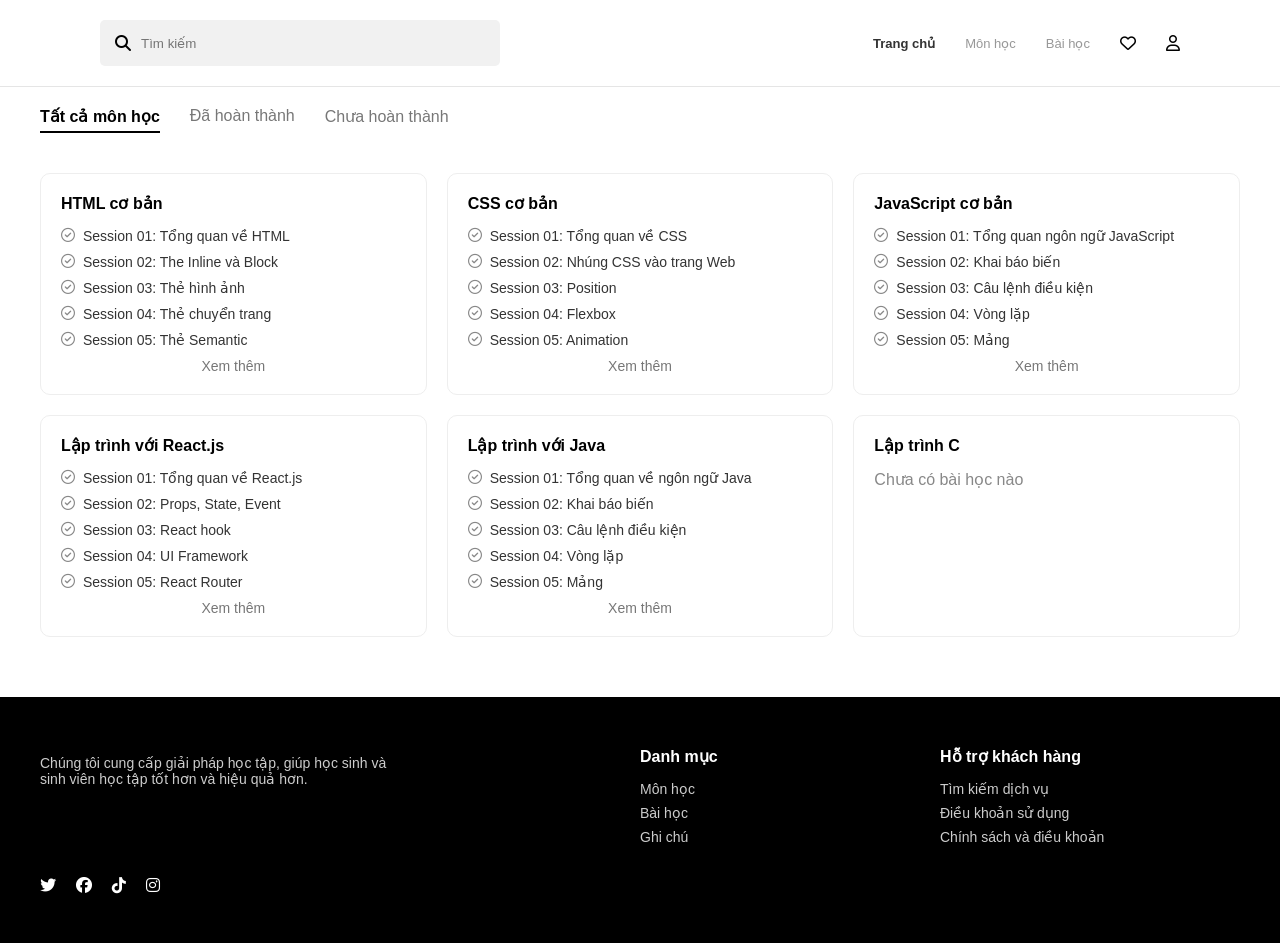
<file: index.html>
<!doctype html>
<html lang="vi">
  <head>
    <meta charset="UTF-8" />
    <meta name="viewport" content="width=device-width, initial-scale=1.0" />
    <title>Khóa học</title>

    <link rel="stylesheet" href="./style.css" />

    <link
      rel="stylesheet"
      href="https://cdnjs.cloudflare.com/ajax/libs/font-awesome/6.5.0/css/all.min.css"
    />
  </head>
  <body>
    <!-- HEADER -->
    <header class="header">
      <div class="search">
        <i class="fa-solid fa-magnifying-glass"></i>
        <input type="text" placeholder="Tìm kiếm" />
      </div>

      <div class="menu">
        <a href="#"><b>Trang chủ</b></a>
        <a href="#" class="subject">Môn học</a>
        <a href="#" class="subject">Bài học</a>
        <i class="fa-regular fa-heart"></i>
        <i class="fa-regular fa-user"></i>
      </div>
    </header>

    <!-- TAB -->
    <div class="tabs">
      <span class="active">Tất cả môn học</span>
      <span>Đã hoàn thành</span>
      <span>Chưa hoàn thành</span>
    </div>

    <!-- COURSE -->
    <section class="course">
      <!-- CARD -->
      <div class="card">
        <h3>HTML cơ bản</h3>

        <ul>
          <li>
            <i class="fa-regular fa-circle-check"></i> Session 01: Tổng quan về
            HTML
          </li>
          <li>
            <i class="fa-regular fa-circle-check"></i> Session 02: The Inline và
            Block
          </li>
          <li>
            <i class="fa-regular fa-circle-check"></i> Session 03: Thẻ hình ảnh
          </li>
          <li>
            <i class="fa-regular fa-circle-check"></i> Session 04: Thẻ chuyển
            trang
          </li>
          <li>
            <i class="fa-regular fa-circle-check"></i> Session 05: Thẻ Semantic
          </li>
        </ul>

        <p class="more">Xem thêm</p>
      </div>

      <div class="card">
        <h3>CSS cơ bản</h3>

        <ul>
          <li>
            <i class="fa-regular fa-circle-check"></i> Session 01: Tổng quan về
            CSS
          </li>
          <li>
            <i class="fa-regular fa-circle-check"></i> Session 02: Nhúng CSS vào
            trang Web
          </li>
          <li>
            <i class="fa-regular fa-circle-check"></i> Session 03: Position
          </li>
          <li>
            <i class="fa-regular fa-circle-check"></i> Session 04: Flexbox
          </li>
          <li>
            <i class="fa-regular fa-circle-check"></i> Session 05: Animation
          </li>
        </ul>

        <p class="more">Xem thêm</p>
      </div>

      <div class="card">
        <h3>JavaScript cơ bản</h3>

        <ul>
          <li>
            <i class="fa-regular fa-circle-check"></i> Session 01: Tổng quan
            ngôn ngữ JavaScript
          </li>
          <li>
            <i class="fa-regular fa-circle-check"></i> Session 02: Khai báo biến
          </li>
          <li>
            <i class="fa-regular fa-circle-check"></i> Session 03: Câu lệnh điều
            kiện
          </li>
          <li>
            <i class="fa-regular fa-circle-check"></i> Session 04: Vòng lặp
          </li>
          <li><i class="fa-regular fa-circle-check"></i> Session 05: Mảng</li>
        </ul>

        <p class="more">Xem thêm</p>
      </div>

      <div class="card">
        <h3>Lập trình với React.js</h3>

        <ul>
          <li>
            <i class="fa-regular fa-circle-check"></i> Session 01: Tổng quan về
            React.js
          </li>
          <li>
            <i class="fa-regular fa-circle-check"></i> Session 02: Props, State,
            Event
          </li>
          <li>
            <i class="fa-regular fa-circle-check"></i> Session 03: React hook
          </li>
          <li>
            <i class="fa-regular fa-circle-check"></i> Session 04: UI Framework
          </li>
          <li>
            <i class="fa-regular fa-circle-check"></i> Session 05: React Router
          </li>
        </ul>

        <p class="more">Xem thêm</p>
      </div>

      <div class="card">
        <h3>Lập trình với Java</h3>

        <ul>
          <li>
            <i class="fa-regular fa-circle-check"></i> Session 01: Tổng quan về
            ngôn ngữ Java
          </li>
          <li>
            <i class="fa-regular fa-circle-check"></i> Session 02: Khai báo biến
          </li>
          <li>
            <i class="fa-regular fa-circle-check"></i> Session 03: Câu lệnh điều
            kiện
          </li>
          <li>
            <i class="fa-regular fa-circle-check"></i> Session 04: Vòng lặp
          </li>
          <li><i class="fa-regular fa-circle-check"></i> Session 05: Mảng</li>
        </ul>

        <p class="more">Xem thêm</p>
      </div>

      <div class="card">
        <h3>Lập trình C</h3>
        <p class="empty">Chưa có bài học nào</p>
      </div>
    </section>

    <!-- FOOTER -->
    <footer class="footer">
      <div class="footer-left">
        <p>
          Chúng tôi cung cấp giải pháp học tập, giúp học sinh và <br />
          sinh viên học tập tốt hơn và hiệu quả hơn.
        </p>

        <div class="social">
          <i class="fa-brands fa-twitter"></i>
          <i class="fa-brands fa-facebook"></i>
          <i class="fa-brands fa-tiktok"></i>
          <i class="fa-brands fa-instagram"></i>
        </div>
      </div>

      <div>
        <h4>Danh mục</h4>
        <p>Môn học</p>
        <p>Bài học</p>
        <p>Ghi chú</p>
      </div>

      <div>
        <h4>Hỗ trợ khách hàng</h4>
        <p>Tìm kiếm dịch vụ</p>
        <p>Điều khoản sử dụng</p>
        <p>Chính sách và điều khoản</p>
      </div>
    </footer>
  </body>
</html>
</file>
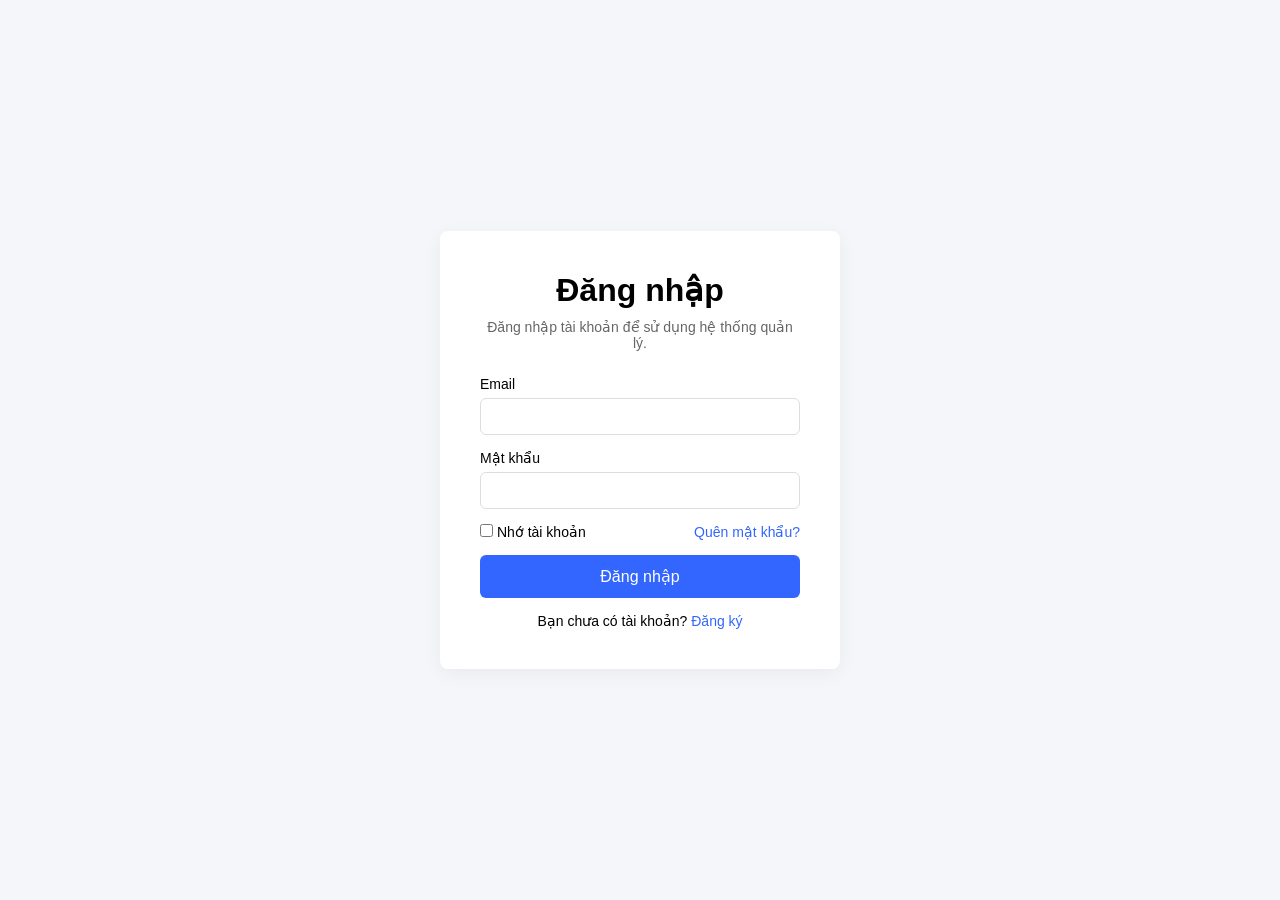
<file: pages/dashboard.html>
<!doctype html>
<html lang="vi">
  <head>
    <meta charset="UTF-8" />
    <meta name="viewport" content="width=device-width, initial-scale=1.0" />
    <title>Khóa học</title>

    <link rel="stylesheet" href="../css/dashboard.css" />

    <link
      rel="stylesheet"
      href="https://cdnjs.cloudflare.com/ajax/libs/font-awesome/6.5.0/css/all.min.css"
    />
  </head>
  <body>
    <header class="header">
      <div class="search">
        <i class="fa-solid fa-magnifying-glass"></i>
        <input type="text" placeholder="Tìm kiếm" />
      </div>

      <div class="menu">
        <a href="#"><b>Trang chủ</b></a>
        <a href="./products-manager.html" class="subject">Môn học</a>
        <a href="./category-manager.html" class="subject">Bài học</a>
        <i class="fa-regular fa-heart"></i>
        <div class="user-menu">
          <i class="fa-regular fa-user" id="userIcon"></i>

          <div class="dropdown" id="dropdown">
            <button onclick="logout()">Đăng xuất</button>
          </div>
        </div>
      </div>
    </header>

    <div class="tabs">
      <span class="active">Tất cả môn học</span>
      <span>Đã hoàn thành</span>
      <span>Chưa hoàn thành</span>
    </div>

    <section class="course">
      <div class="card">
        <h3>HTML cơ bản</h3>

        <ul>
          <li>
            <i class="fa-regular fa-circle-check"></i> Session 01: Tổng quan về
            HTML
          </li>
          <li>
            <i class="fa-regular fa-circle-check"></i> Session 02: The Inline và
            Block
          </li>
          <li>
            <i class="fa-regular fa-circle-check"></i> Session 03: Thẻ hình ảnh
          </li>
          <li>
            <i class="fa-regular fa-circle-check"></i> Session 04: Thẻ chuyển
            trang
          </li>
          <li>
            <i class="fa-regular fa-circle-check"></i> Session 05: Thẻ Semantic
          </li>
        </ul>

        <p class="more">Xem thêm</p>
      </div>

      <div class="card">
        <h3>CSS cơ bản</h3>

        <ul>
          <li>
            <i class="fa-regular fa-circle-check"></i> Session 01: Tổng quan về
            CSS
          </li>
          <li>
            <i class="fa-regular fa-circle-check"></i> Session 02: Nhúng CSS vào
            trang Web
          </li>
          <li>
            <i class="fa-regular fa-circle-check"></i> Session 03: Position
          </li>
          <li>
            <i class="fa-regular fa-circle-check"></i> Session 04: Flexbox
          </li>
          <li>
            <i class="fa-regular fa-circle-check"></i> Session 05: Animation
          </li>
        </ul>

        <p class="more">Xem thêm</p>
      </div>

      <div class="card">
        <h3>JavaScript cơ bản</h3>

        <ul>
          <li>
            <i class="fa-regular fa-circle-check"></i> Session 01: Tổng quan
            ngôn ngữ JavaScript
          </li>
          <li>
            <i class="fa-regular fa-circle-check"></i> Session 02: Khai báo biến
          </li>
          <li>
            <i class="fa-regular fa-circle-check"></i> Session 03: Câu lệnh điều
            kiện
          </li>
          <li>
            <i class="fa-regular fa-circle-check"></i> Session 04: Vòng lặp
          </li>
          <li><i class="fa-regular fa-circle-check"></i> Session 05: Mảng</li>
        </ul>

        <p class="more">Xem thêm</p>
      </div>

      <div class="card">
        <h3>Lập trình với React.js</h3>

        <ul>
          <li>
            <i class="fa-regular fa-circle-check"></i> Session 01: Tổng quan về
            React.js
          </li>
          <li>
            <i class="fa-regular fa-circle-check"></i> Session 02: Props, State,
            Event
          </li>
          <li>
            <i class="fa-regular fa-circle-check"></i> Session 03: React hook
          </li>
          <li>
            <i class="fa-regular fa-circle-check"></i> Session 04: UI Framework
          </li>
          <li>
            <i class="fa-regular fa-circle-check"></i> Session 05: React Router
          </li>
        </ul>

        <p class="more">Xem thêm</p>
      </div>

      <div class="card">
        <h3>Lập trình với Java</h3>

        <ul>
          <li>
            <i class="fa-regular fa-circle-check"></i> Session 01: Tổng quan về
            ngôn ngữ Java
          </li>
          <li>
            <i class="fa-regular fa-circle-check"></i> Session 02: Khai báo biến
          </li>
          <li>
            <i class="fa-regular fa-circle-check"></i> Session 03: Câu lệnh điều
            kiện
          </li>
          <li>
            <i class="fa-regular fa-circle-check"></i> Session 04: Vòng lặp
          </li>
          <li><i class="fa-regular fa-circle-check"></i> Session 05: Mảng</li>
        </ul>

        <p class="more">Xem thêm</p>
      </div>

      <div class="card">
        <h3>Lập trình C</h3>
        <p class="empty">Chưa có bài học nào</p>
      </div>
    </section>

    <footer class="footer">
      <div class="footer-left">
        <p>
          Chúng tôi cung cấp giải pháp học tập, giúp học sinh và <br />
          sinh viên học tập tốt hơn và hiệu quả hơn.
        </p>

        <div class="social">
          <i class="fa-brands fa-twitter"></i>
          <i class="fa-brands fa-facebook"></i>
          <i class="fa-brands fa-tiktok"></i>
          <i class="fa-brands fa-instagram"></i>
        </div>
      </div>

      <div>
        <h4>Danh mục</h4>
        <p>Môn học</p>
        <p>Bài học</p>
        <p>Ghi chú</p>
      </div>

      <div>
        <h4>Hỗ trợ khách hàng</h4>
        <p>Tìm kiếm dịch vụ</p>
        <p>Điều khoản sử dụng</p>
        <p>Chính sách và điều khoản</p>
      </div>
    </footer>

    <div class="logout-modal" id="logoutModal">
      <div class="modal-content">
        <div class="modal-icon">
          <i class="fa-solid fa-arrow-right-from-bracket"></i>
        </div>
        <h4>Xác nhận đăng xuất</h4>
        <p>
          Bạn có chắc chắn muốn rời khỏi trang chủ và quay về trang đăng nhập
          không?
        </p>
        <div class="modal-actions">
          <button class="btn-cancel" onclick="closeLogoutModal()">Hủy</button>
          <button class="btn-confirm" onclick="proceedLogout()">
            Đăng xuất
          </button>
        </div>
      </div>
    </div>
    <script src="../js/dashboard.js"></script>
  </body>
</html>
</file>
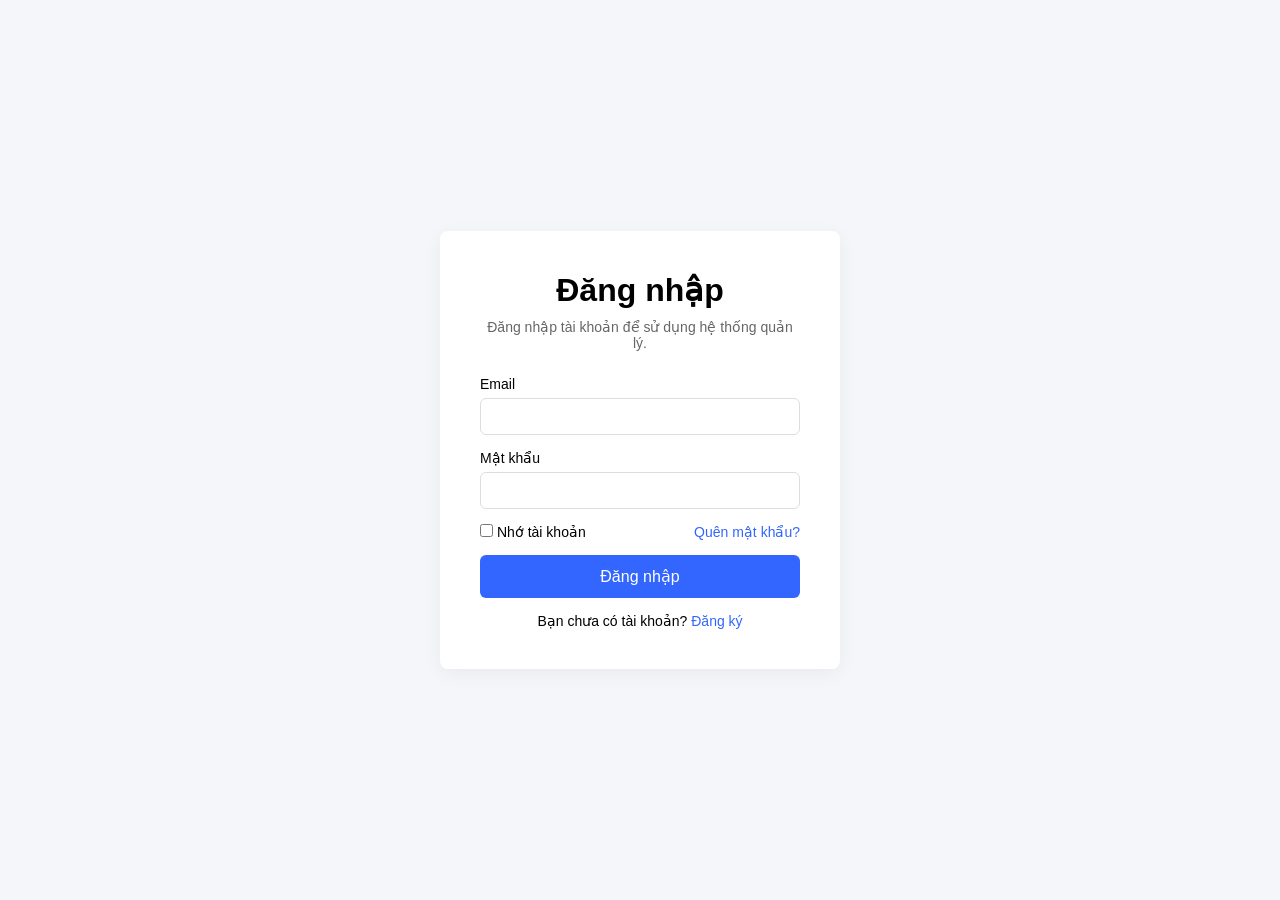
<file: pages/login.html>
<!doctype html>
<html lang="vi">
  <head>
    <meta charset="UTF-8" />
    <meta name="viewport" content="width=device-width, initial-scale=1.0" />
    <title>Đăng nhập</title>
    <link rel="stylesheet" href="../css/login.css" />
  </head>

  <body>
    <div class="login-container">
      <div class="login-box">
        <h1>Đăng nhập</h1>
        <p class="sub-text">Đăng nhập tài khoản để sử dụng hệ thống quản lý.</p>

        <form>
          <div class="form-group">
            <label>Email</label>
            <input type="email" id="email" />
            <small class="error" id="emailError"></small>
          </div>

          <div class="form-group">
            <label>Mật khẩu</label>
            <input type="password" id="password" />
            <small class="error" id="passwordError"></small>
          </div>

          <div class="form-options">
            <label> <input type="checkbox" /> Nhớ tài khoản </label>
            <a href="#">Quên mật khẩu?</a>
          </div>

          <button type="submit" class="login-btn">Đăng nhập</button>

          <p class="register">
            Bạn chưa có tài khoản?
            <a href="./register.html">Đăng ký</a>
          </p>
        </form>
      </div>
    </div>

    <script src="../js/login.js"></script>
  </body>
</html>
</file>
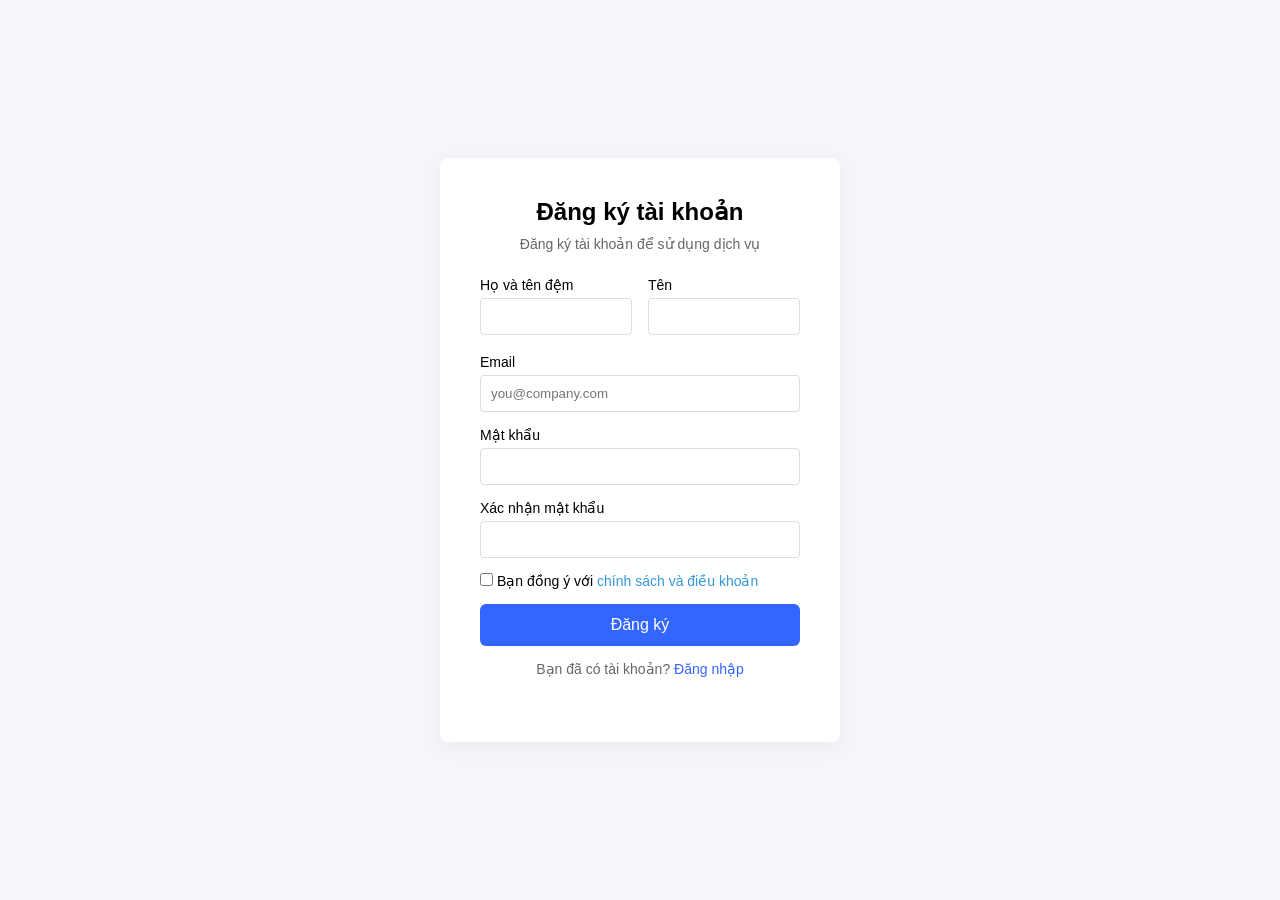
<file: pages/register.html>
<!doctype html>
<html lang="vi">
  <head>
    <meta charset="UTF-8" />
    <meta name="viewport" content="width=device-width, initial-scale=1.0" />
    <title>Đăng ký</title>
    <link rel="stylesheet" href="../css/register.css" />
  </head>
  <body>
    <div class="container">
      <div class="form-box">
        <h2>Đăng ký tài khoản</h2>
        <p>Đăng ký tài khoản để sử dụng dịch vụ</p>

        <form id="registerForm">
          <div class="row">
            <div class="input-group">
              <label>Họ và tên đệm</label>
              <input type="text" id="firstName" />
              <small class="error" id="firstNameError"></small>
            </div>

            <div class="input-group">
              <label>Tên</label>
              <input type="text" id="lastName" />
              <small class="error" id="lastNameError"></small>
            </div>
          </div>

          <div class="input-group">
            <label>Email</label>
            <input type="email" id="email" placeholder="you@company.com" />
            <small class="error" id="emailError"></small>
          </div>

          <div class="input-group">
            <label>Mật khẩu</label>
            <input type="password" id="password" />
            <small class="error" id="passwordError"></small>
          </div>

          <div class="input-group">
            <label>Xác nhận mật khẩu</label>
            <input type="password" id="confirmPassword" />
            <small class="error" id="confirmError"></small>
          </div>

          <div class="checkbox">
            <input type="checkbox" id="agreeTerm" />
            <span>Bạn đồng ý với <a href="#">chính sách và điều khoản</a></span>
          </div>
          <small class="error" id="agreeError"></small>

          <button type="submit" class="btn">Đăng ký</button>

          <p class="login">
            Bạn đã có tài khoản?
            <a href="./login.html">Đăng nhập</a>
          </p>
        </form>
      </div>
      <script src="../js/register.js"></script>
    </div>
  </body>
</html>
</file>
<file: style.css>
*{
margin:0;
padding:0;
box-sizing:border-box;
font-family: "Segoe UI",sans-serif;
}


/* HEADER */

.header{
display:flex;
justify-content:space-between;
align-items:center;
padding:20px 100px;
background:white;
border-bottom:1px solid #e5e5e5;
}

.search{
display:flex;
align-items:center;
background:#f1f1f1;
padding:15px 15px;
border-radius:5px;
width:400px;
gap:10px;
}

.search input{
border:none;
background:none;
outline:none;
width:100%;
}

.menu{
display:flex;
align-items:center;
gap:30px;
}

.menu a{
text-decoration:none;
color:#333;
font-size: 13px;
}

.subject{
opacity: 0.5;
}

.menu i{
cursor:pointer;
}


/* TAB */

.tabs{
display:flex;
gap:30px;
padding:20px 40px;
}

.tabs span{
cursor:pointer;
color:#777;
}

.tabs .active{
color:black;
font-weight:600;
border-bottom:2px solid black;
padding-bottom:5px;
}


/* COURSE */

.course{
display:grid;
grid-template-columns:repeat(3,1fr);
gap:20px;
padding:20px 40px;
}

.card{
background:white;
border:1px solid #eee;
border-radius:10px;
padding:20px;
}

.card h3{
margin-bottom:15px;
font-size:16px;
}

.card ul{
list-style:none;
}

.card li{
display:flex;
gap:8px;
margin:10px 0;
font-size:14px;
color:#333;
}

.card i{
color:#888;
}

.more{
margin-top:10px;
color:#777;
font-size:14px;
cursor:pointer;
text-align: center;
}

.empty{
color:#888;
margin-top:10px;
}


/* FOOTER */

.footer{
background:black;
color:white;
display:grid;
grid-template-columns:2fr 1fr 1fr;
padding:50px 40px;
margin-top:40px;
}

.footer h4{
margin-bottom:15px;
}

.footer p{
margin:8px 0;
color:#ccc;
font-size:14px;
}

.social{
margin-top:90px;
display:flex;
gap:20px;
}

.social i{
cursor:pointer;
}
</file>
<file: css/dashboard.css>
*{
margin:0;
padding:0;
box-sizing:border-box;
font-family: "Segoe UI",sans-serif;
}


/* HEADER */

.header{
display:flex;
justify-content:space-between;
align-items:center;
padding:20px 100px;
background:white;
border-bottom:1px solid #e5e5e5;
}

.search{
display:flex;
align-items:center;
background:#f1f1f1;
padding:15px 15px;
border-radius:5px;
width:400px;
gap:10px;
}

.search input{
border:none;
background:none;
outline:none;
width:100%;
}

.menu{
display:flex;
align-items:center;
gap:30px;
}

.menu a{
text-decoration:none;
color:#333;
font-size: 13px;
}

.subject{
opacity: 0.5;
}

.menu i{
cursor:pointer;
}


/* TAB */

.tabs{
display:flex;
gap:30px;
padding:20px 40px;
}

.tabs span{
cursor:pointer;
color:#777;
}

.tabs .active{
color:black;
font-weight:600;
border-bottom:2px solid black;
padding-bottom:5px;
}


/* COURSE */

.course{
display:grid;
grid-template-columns:repeat(3,1fr);
gap:20px;
padding:20px 40px;
}

/* tao hinh noi*/
.card:hover{
    background-color: white;
    padding: 10px 20px;
    transition: all 0.2s linear;
    border-radius:8px;
}

.card{
background:white;
border:1px solid #eee;
border-radius:10px;
padding:20px;
}

.card h3{
margin-bottom:15px;
font-size:16px;
}

.card ul{
list-style:none;
}

.card li{
display:flex;
gap:8px;
margin:10px 0;
font-size:14px;
color:#333;
}

.card i{
color:#888;
}

.more{
margin-top:10px;
color:#777;
font-size:14px;
cursor:pointer;
text-align: center;
}

.empty{
color:#888;
margin-top:10px;
}


/* FOOTER */

.footer{
background:black;
color:white;
display:grid;
grid-template-columns:2fr 1fr 1fr;
padding:20px 40px;
margin-top:40px;
}

.footer h4{
margin-bottom:15px;
}

.footer p{
margin:8px 0;
color:#ccc;
font-size:14px;
}

.social{
margin-top:90px;
display:flex;
gap:20px;
}

.social i{
cursor:pointer;
}

.user-menu{
position:relative;
}

.dropdown {
  position: absolute;
  top: 100%; /* Đẩy xuống ngay dưới icon */
  right: 0;
  background: white;
  border: 1px solid #eee;
  cursor: pointer;
  border-radius: 6px;
  padding: 10px 20px;
  display: none;
  box-shadow: 0 5px 15px rgba(0,0,0,0.1);
  z-index: 100;
  white-space: nowrap; /* Không cho chữ bị xuống dòng */
}

.dropdown button{
background:none;
border:none;
cursor:pointer;
font-size:14px;
}

.dropdown button:hover{
color:red;
}


/* MODAL ĐĂNG XUẤT */
.logout-modal {
  position: fixed;
  top: 0;
  left: 0;
  width: 100%;
  height: 100%;
  background: rgba(0, 0, 0, 0.5);
  display: flex;
  justify-content: center;
  align-items: center;
  z-index: 9999; /* Luôn nổi trên cùng */
  opacity: 0;
  visibility: hidden;
  transition: all 0.3s ease;
}

/* Class kích hoạt hiện Modal */
.logout-modal.show {
  opacity: 1;
  visibility: visible;
}

.modal-content {
  background: white;
  padding: 30px;
  border-radius: 12px;
  text-align: center;
  width: 380px;
  box-shadow: 0 10px 30px rgba(0, 0, 0, 0.2);
  transform: scale(0.8);
  transition: all 0.3s ease;
}

.logout-modal.show .modal-content {
  transform: scale(1);
}

.modal-icon {
  width: 60px;
  height: 60px;
  background: #fff1f0;
  color: #ff4d4f;
  font-size: 24px;
  border-radius: 50%;
  display: flex;
  justify-content: center;
  align-items: center;
  margin: 0 auto 15px;
}

.modal-content h4 {
  font-size: 18px;
  color: #333;
  margin-bottom: 10px;
}

.modal-content p {
  font-size: 14px;
  color: #666;
  margin-bottom: 25px;
  line-height: 1.5;
}

.modal-actions {
  display: flex;
  gap: 15px;
}

.modal-actions button {
  flex: 1;
  padding: 12px;
  border: none;
  border-radius: 8px;
  font-size: 14px;
  font-weight: 600;
  cursor: pointer;
  transition: background 0.2s;
}

.btn-cancel {
  background: #f5f5f5;
  color: #666;
}

.btn-cancel:hover {
  background: #e8e8e8;
}

.btn-confirm {
  background: #111;
  color: white;
}

.btn-confirm:hover {
  background: #333;
}
</file>
<file: css/login.css>
* {
    margin: 0;
    padding: 0;
    box-sizing: border-box;
    font-family: Arial, Helvetica, sans-serif;
}

body {
    background: #f5f6fa;
    display: flex;
    justify-content: center;
    align-items: center;
    height: 100vh;
}

.login-container {
    width: 100%;
    max-width: 400px;
}

.login-box {
    background: white;
    padding: 40px;
    border-radius: 8px;
    box-shadow: 0 5px 20px rgba(0,0,0,0.05);
}

.login-box h1 {
    text-align: center;
    margin-bottom: 10px;
}

.sub-text {
    text-align: center;
    color: #666;
    font-size: 14px;
    margin-bottom: 25px;
}

.form-group {
    margin-bottom: 15px;
}

.form-group label {
    display: block;
    margin-bottom: 6px;
    font-size: 14px;
}

.form-group input {
    width: 100%;
    padding: 10px;
    border: 1px solid #ddd;
    border-radius: 6px;
    outline: none;
}

.form-group input:focus {
    border-color: #3366ff;
}

.form-options {
    display: flex;
    justify-content: space-between;
    align-items: center;
    margin: 15px 0;
    font-size: 14px;
}

.form-options a {
    text-decoration: none;
    color: #3366ff;
}

.login-btn {
    width: 100%;
    padding: 12px;
    background: #3366ff;
    color: white;
    border: none;
    border-radius: 6px;
    cursor: pointer;
    font-size: 16px;
}

.login-btn:hover {
    background: #2952cc;
}

.register {
    text-align: center;
    margin-top: 15px;
    font-size: 14px;
}

.register a {
    color: #3366ff;
    text-decoration: none;
}

.error{
color:red;
font-size:13px;
display:block;
margin-top:4px;
}
</file>
<file: css/register.css>
*{
    margin:0;
    padding:0;
    box-sizing:border-box;
    font-family: Arial, Helvetica, sans-serif;
}

body {
    background: #f5f6fa;
    display: flex;
    justify-content: center;
    align-items: center;
    height: 100vh;
}

.container {
    width: 100%;
    max-width: 400px;
}

.form-box {
    background: white;
    padding: 40px;
    border-radius: 8px;
    box-shadow: 0 5px 20px rgba(0,0,0,0.05);
}

.form-box h2{
    margin-bottom:10px;
    text-align: center;
}

.form-box p{
       text-align: center;
    color: #666;
    font-size: 14px;
    margin-bottom: 25px;
}

.row{
    display:flex;
    gap:16px;
}

.input-group{
    text-align:left;
    margin-bottom:15px;
    width:100%;
}

.input-group label{
    display:block;
    margin-bottom:5px;
    font-size:14px;
}

.input-group input{
    width:100%;
    padding:10px;
    border:1px solid #ddd;
    border-radius:4px;
}

.checkbox{
    text-align:left;
    margin:15px 0;
    font-size:14px;
}

.checkbox a{
    color:#3498db;
    text-decoration:none;
}

.btn {
    width: 100%;
    padding: 12px;
    background: #3366ff;
    color: white;
    border: none;
    border-radius: 6px;
    cursor: pointer;
    font-size: 16px;
}

.btn:hover{
    background:#187bcd;
}

.login {
    text-align: center;
    margin-top: 15px;
    font-size: 14px;
}

.login a {
    color: #3366ff;
    text-decoration: none;
}

.error{
color:red;
font-size:13px;
margin-top:4px;
display:block;
}
</file>
